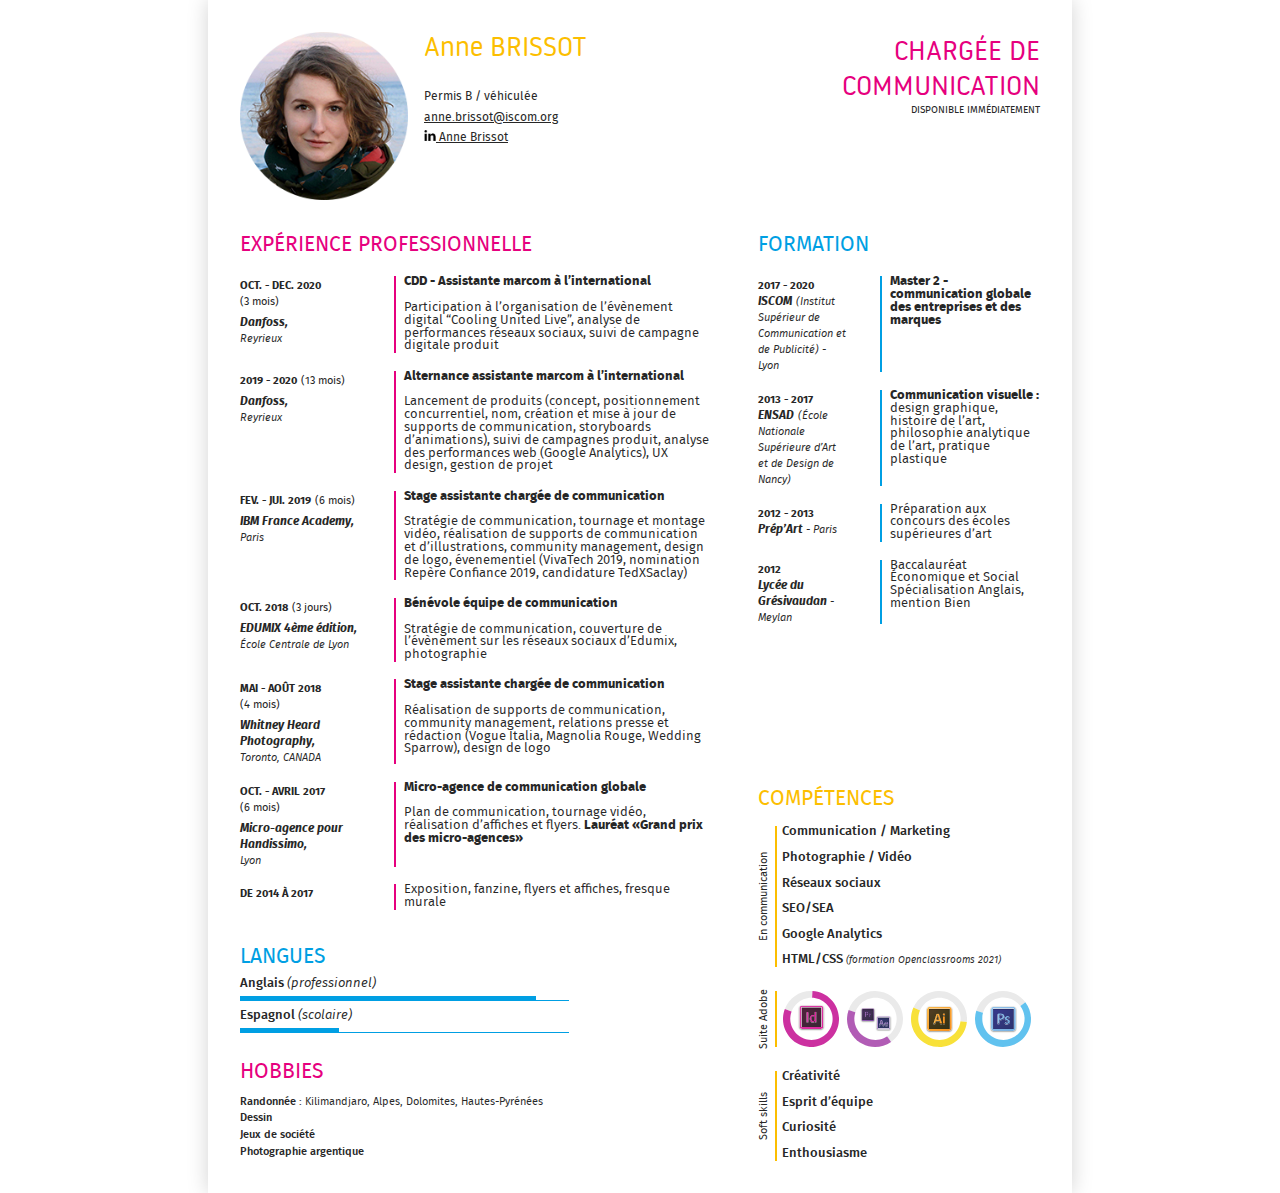
<file: index.html>
<!DOCTYPE html>
<html lang="fr">
  <head>
    <meta charset="utf-8" />
    <link rel="stylesheet" type="text/css" href="202105_CV_AnneBRISSOT.css"/>
    <title>CV Anne Brissot</title>
  </head>

  <body>
    <div id=page>
      <header id="header">
        <p>
          <img class="photo" src="Photo-CV-AnneBRISSOT.png" alt="Photo de Anne Brissot"/>
        </p>
        <section id=coordonnees>
          <h1 id="nom">Anne BRISSOT</h1>
          <p>
            Permis B / véhiculée<br/>
            <a href="mailto:anne.brissot@iscom.org">anne.brissot@iscom.org</a><br/>
            <a href="https://www.linkedin.com/in/annebrissot/"> <img class="icone" src="Linkedin.png" alt="icone Linkedin"/> Anne Brissot </a>
          </p>
        </section>
        <section id=posteetdispo>
          <h1 id="poste">Chargée de<br/> communication</h1>
          <p id="disponible">
            Disponible immédiatement
          </p>
        </section>
      </header>

      <div id="columns">
        <div id="maincolumn">
        <!-- EXPERIENCE -->    
            <section id="experience">
              <h2>Expérience professionnelle</h2>
              <section>
                <aside>
                  <span class="date-experience">Oct. - dec. 2020</span> <span class="duree">(3 mois)</span><br/>
                  <span class="entreprise">Danfoss,</span><br/><span class="lieu">Reyrieux</span>
                </aside>
                <div class="descriptionposte">
                  <h3>CDD - Assistante marcom à l’international</h3>
                  <p>Participation à l’organisation de l’évènement digital “Cooling United Live”, analyse de performances réseaux sociaux, suivi de campagne digitale produit
                  </p>
                </div>
              </section>
              <section>
                <aside>
                  <span class="date-experience">2019 - 2020</span> <span class="duree">(13 mois)</span><br/>
                  <span class="entreprise">Danfoss,</span><br/><span class="lieu">Reyrieux</span>
                </aside>
                <div class="descriptionposte">
                  <h3>Alternance assistante marcom à l’international</h3>
                  <p>Lancement de produits (concept, positionnement concurrentiel, nom, création et mise à jour de supports de communication, storyboards d’animations), suivi de campagnes produit, analyse des performances web (Google Analytics), UX design, gestion de projet
                  </p>
                </div>
              </section>
              <section>
                <aside>
                  <span class="date-experience">fev. - jui. 2019</span> <span class="duree">(6 mois)</span><br/>
                  <span class="entreprise">IBM France Academy,</span><br/><span class="lieu">Paris</span>
                </aside>
                <div class="descriptionposte">
                  <h3>Stage assistante chargée de communication</h3>
                  <p>Stratégie de communication, tournage et montage vidéo, réalisation de supports de communication et d’illustrations, community management, design de logo, évenementiel (VivaTech 2019, nomination Repère Confiance 2019, candidature TedXSaclay)
                  </p>
                </div>
              </section>
              <section>
                <aside>
                  <span class="date-experience">oct. 2018</span> <span class="duree">(3 jours)</span><br/>
                  <span class="entreprise">EDUMIX 4ème édition,</span><br/><span class="lieu">École Centrale de Lyon</span>
                </aside>
                <div class="descriptionposte">
                  <h3>Bénévole équipe de communication</h3>
                  <p>Stratégie de communication, couverture de l’évènement sur les réseaux sociaux d’Edumix, photographie
                  </p>
                </div>
              </section>
              <section>
                <aside>
                  <span class="date-experience">mai - août 2018</span> <span class="duree">(4 mois)</span><br/>
                  <span class="entreprise">Whitney Heard Photography,</span><br/><span class="lieu">Toronto, CANADA</span>
                </aside>
                <div class="descriptionposte">
                  <h3>Stage assistante chargée de communication</h3>
                  <p>Réalisation de supports de communication, community management, relations presse et rédaction (Vogue Italia, Magnolia Rouge, Wedding Sparrow), design de logo
                  </p>
                </div>
              </section>
              <section>
                <aside>
                  <span class="date-experience">oct. - avril 2017</span> <span class="duree">(6 mois)</span><br/>
                  <span class="entreprise">Micro-agence pour Handissimo,</span><br/><span class="lieu">Lyon</span>
                </aside>
                <div class="descriptionposte">
                  <h3>Micro-agence de communication globale</h3>
                  <p>Plan de communication, tournage vidéo, réalisation d’affiches et flyers. <span class="important">Lauréat «Grand prix des micro-agences»</span>
                  </p>
                </div>
              </section>
              <section>
                <aside>
                  <span class="date-experience">de 2014 à 2017</span>
                </aside>
                <div class="descriptionposte">
                  <p>Exposition, fanzine, flyers et affiches, fresque murale
                  </p>
                </div>
              </section>
            </section>

        <!-- LANGUES -->  
            <section id="langues">
              <h2>Langues</h2>
              <ul>
                <li id=anglais><strong>Anglais</strong> (professionnel)</li>
                <li id=espagnol><strong>Espagnol</strong> (scolaire)</li>
              </ul>
            </section>

        <!-- HOBBIES -->  
            <section id="hobbies">
              <h2>Hobbies</h2>
              <ul>
                <li><strong>Randonnée :</strong> Kilimandjaro, Alpes, Dolomites, Hautes-Pyrénées</li>
                <li><strong>Dessin</strong></li>
                <li><strong>Jeux de société</strong></li>
                <li><strong>Photographie argentique</strong></li>
              </ul>
            </section>
        </div>

        <div id="secondcolumn">
        <!-- FORMATION -->       
            <section id="formation">
              <h2>Formation</h2>

              <section>
                <aside>
                  <span class="date-experience">2017 - 2020</span><br/>
                  <span class="entreprise">ISCOM</span> <span class="lieu">(Institut Supérieur de Communication et de Publicité) - Lyon</span>
                </aside>
                <div class="descriptionposte">
                  <p>
                    <span class="important">Master 2 - communication globale des entreprises et des marques</span>
                  </p>
                </div>
              </section>

              <section>
                <aside>
                  <span class="date-experience">2013 - 2017</span><br/>
                  <span class="entreprise">ENSAD</span> <span class="lieu">(École Nationale Supérieure d’Art et de Design de Nancy)</span>
                </aside>
                <div class="descriptionposte">
                  <p>
                    <span class="important">Communication visuelle :</span> design graphique, histoire de l’art, philosophie analytique de l’art, pratique plastique
                  </p>
                </div>
              </section>

              <section>
                <aside>
                  <span class="date-experience">2012 - 2013</span><br/>
                  <span class="entreprise">Prép’Art</span><span class="lieu"> - Paris</span>
                </aside>
                <div class="descriptionposte">
                  <p>
                    Préparation aux concours des écoles supérieures d’art
                  </p>
                </div>
              </section>

              <section>
                <aside>
                  <span class="date-experience">2012</span><br/>
                  <span class="entreprise">Lycée du Grésivaudan</span><span class="lieu"> - Meylan</span>
                </aside>  
                <div class="descriptionposte">
                  <p>
                    Baccalauréat Économique et Social Spécialisation Anglais, mention Bien
                  </p>
                </div>
              </section>

            </section>

        <!-- COMPETENCES -->  
            <section id="competences">
              <h2>Compétences</h2>

              <div class="competences">
                <h3 class="vertical"> En communication </h3>
                <ul class="competences-liste">
                    <li>Communication / Marketing</li>
                    <li>Photographie / Vidéo</li>
                    <li>Réseaux sociaux</li>
                    <li>SEO/SEA</li>
                    <li>Google Analytics</li>
                    <li>HTML/CSS <span class="competences-liste-italic">(formation Openclassrooms 2021)</span></li>
                </ul>
              </div>

              <div class="competences">
                <h3 class="vertical">
                      Suite Adobe
                </h3>
                <p class="icones-adobe">
                  <img class="indesign" src="ID.svg" alt="icone Adobe Indesign"/>
                  <img src="Premiere.svg" alt="icone Adobe Premiere Pro et After Effects"/>
                  <img src="AI.svg" alt="icone Adobe Illustrator"/>
                  <img src="PS.svg" alt="icone Adobe Photoshop"/>
                </p>
              </div>

              <div class="competences">
                <h3 class="vertical">Soft skills</h3>
                <ul class="competences-liste">
                  <li>Créativité</li>
                  <li>Esprit d’équipe</li>
                  <li>Curiosité</li>
                  <li>Enthousiasme</li>
                </ul>  
              </div>
            </section>
        </div>
      </div>
    </div>
  </body>
</html>
</file>
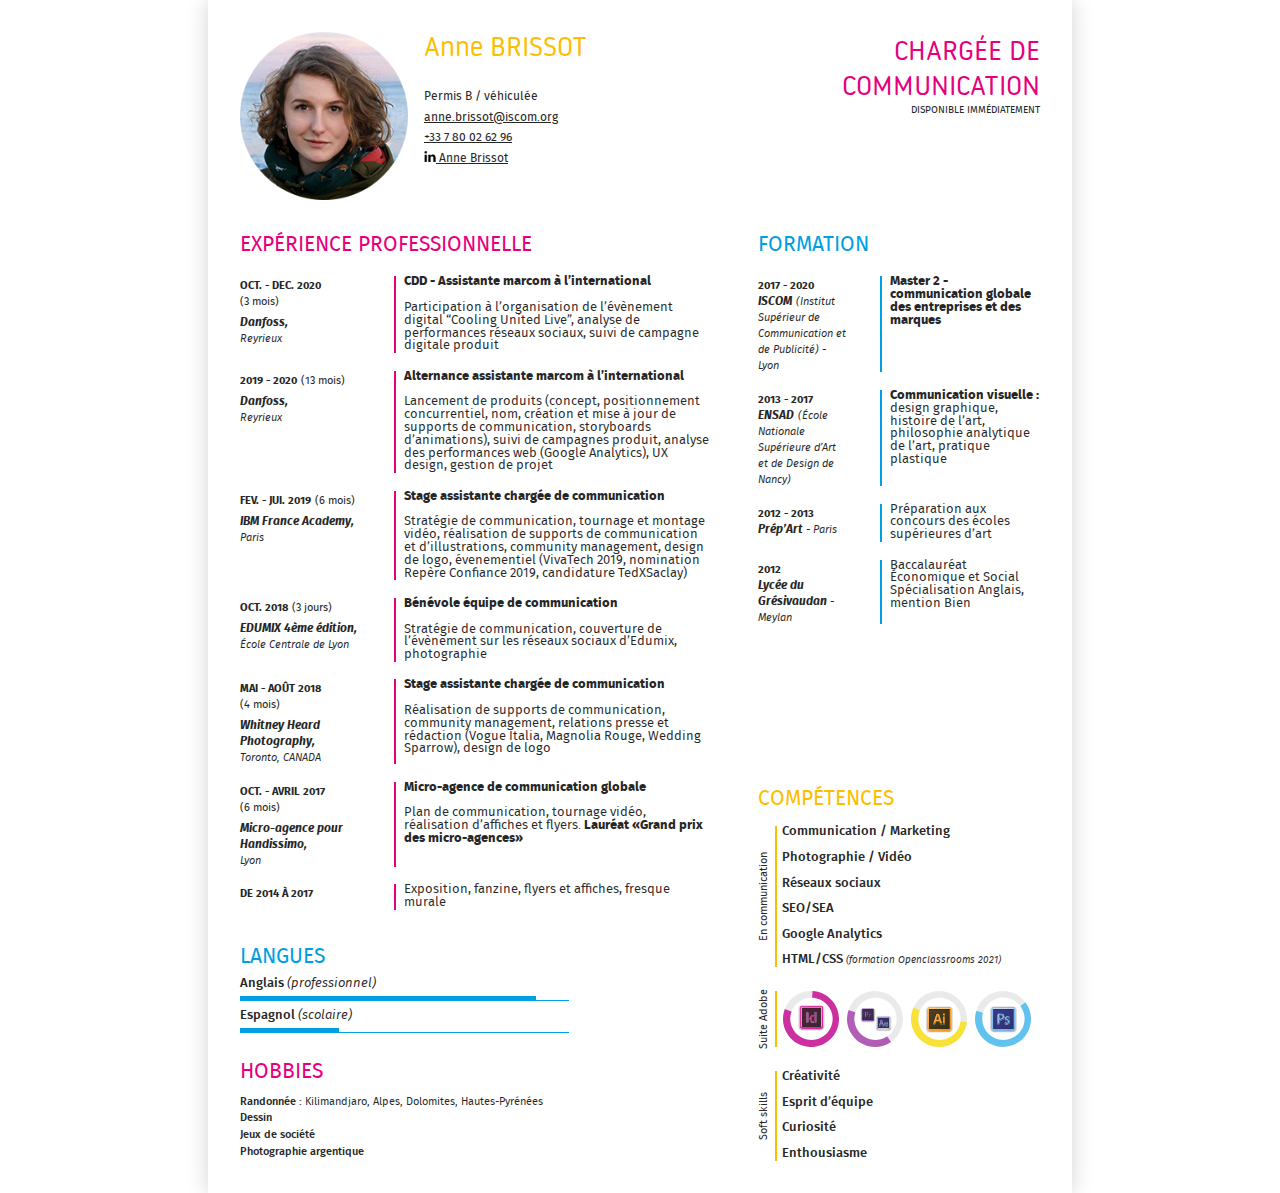
<file: 202105_CV Anne BRISSOT.html>
<!DOCTYPE html>
<html lang="fr">
  <head>
    <meta charset="utf-8" />
    <link rel="stylesheet" type="text/css" href="202105_CV_AnneBRISSOT.css"/>
    <title>CV Anne Brissot</title>
  </head>

  <body>
    <div id=page>
      <header id="header">
        <p>
          <img class="photo" src="Photo-CV-AnneBRISSOT.png" alt="Photo de Anne Brissot"/>
        </p>
        <section id=coordonnees>
          <h1 id="nom">Anne BRISSOT</h1>
          <p>
            Permis B / véhiculée<br/>
            <a href="mailto:anne.brissot@iscom.org">anne.brissot@iscom.org</a><br/>
            <a href="tel:+33780026296">+33 7 80 02 62 96</a><br/>
            <a href="https://www.linkedin.com/in/annebrissot/"> <img class="icone" src="Linkedin.png" alt="icone Linkedin"/> Anne Brissot </a>
          </p>
        </section>
        <section id=posteetdispo>
          <h1 id="poste">Chargée de<br/> communication</h1>
          <p id="disponible">
            Disponible immédiatement
          </p>
        </section>
      </header>

      <div id="columns">
        <div id="maincolumn">
        <!-- EXPERIENCE -->    
            <section id="experience">
              <h2>Expérience professionnelle</h2>
              <section>
                <aside>
                  <span class="date-experience">Oct. - dec. 2020</span> <span class="duree">(3 mois)</span><br/>
                  <span class="entreprise">Danfoss,</span><br/><span class="lieu">Reyrieux</span>
                </aside>
                <div class="descriptionposte">
                  <h3>CDD - Assistante marcom à l’international</h3>
                  <p>Participation à l’organisation de l’évènement digital “Cooling United Live”, analyse de performances réseaux sociaux, suivi de campagne digitale produit
                  </p>
                </div>
              </section>
              <section>
                <aside>
                  <span class="date-experience">2019 - 2020</span> <span class="duree">(13 mois)</span><br/>
                  <span class="entreprise">Danfoss,</span><br/><span class="lieu">Reyrieux</span>
                </aside>
                <div class="descriptionposte">
                  <h3>Alternance assistante marcom à l’international</h3>
                  <p>Lancement de produits (concept, positionnement concurrentiel, nom, création et mise à jour de supports de communication, storyboards d’animations), suivi de campagnes produit, analyse des performances web (Google Analytics), UX design, gestion de projet
                  </p>
                </div>
              </section>
              <section>
                <aside>
                  <span class="date-experience">fev. - jui. 2019</span> <span class="duree">(6 mois)</span><br/>
                  <span class="entreprise">IBM France Academy,</span><br/><span class="lieu">Paris</span>
                </aside>
                <div class="descriptionposte">
                  <h3>Stage assistante chargée de communication</h3>
                  <p>Stratégie de communication, tournage et montage vidéo, réalisation de supports de communication et d’illustrations, community management, design de logo, évenementiel (VivaTech 2019, nomination Repère Confiance 2019, candidature TedXSaclay)
                  </p>
                </div>
              </section>
              <section>
                <aside>
                  <span class="date-experience">oct. 2018</span> <span class="duree">(3 jours)</span><br/>
                  <span class="entreprise">EDUMIX 4ème édition,</span><br/><span class="lieu">École Centrale de Lyon</span>
                </aside>
                <div class="descriptionposte">
                  <h3>Bénévole équipe de communication</h3>
                  <p>Stratégie de communication, couverture de l’évènement sur les réseaux sociaux d’Edumix, photographie
                  </p>
                </div>
              </section>
              <section>
                <aside>
                  <span class="date-experience">mai - août 2018</span> <span class="duree">(4 mois)</span><br/>
                  <span class="entreprise">Whitney Heard Photography,</span><br/><span class="lieu">Toronto, CANADA</span>
                </aside>
                <div class="descriptionposte">
                  <h3>Stage assistante chargée de communication</h3>
                  <p>Réalisation de supports de communication, community management, relations presse et rédaction (Vogue Italia, Magnolia Rouge, Wedding Sparrow), design de logo
                  </p>
                </div>
              </section>
              <section>
                <aside>
                  <span class="date-experience">oct. - avril 2017</span> <span class="duree">(6 mois)</span><br/>
                  <span class="entreprise">Micro-agence pour Handissimo,</span><br/><span class="lieu">Lyon</span>
                </aside>
                <div class="descriptionposte">
                  <h3>Micro-agence de communication globale</h3>
                  <p>Plan de communication, tournage vidéo, réalisation d’affiches et flyers. <span class="important">Lauréat «Grand prix des micro-agences»</span>
                  </p>
                </div>
              </section>
              <section>
                <aside>
                  <span class="date-experience">de 2014 à 2017</span>
                </aside>
                <div class="descriptionposte">
                  <p>Exposition, fanzine, flyers et affiches, fresque murale
                  </p>
                </div>
              </section>
            </section>

        <!-- LANGUES -->  
            <section id="langues">
              <h2>Langues</h2>
              <ul>
                <li id=anglais><strong>Anglais</strong> (professionnel)</li>
                <li id=espagnol><strong>Espagnol</strong> (scolaire)</li>
              </ul>
            </section>

        <!-- HOBBIES -->  
            <section id="hobbies">
              <h2>Hobbies</h2>
              <ul>
                <li><strong>Randonnée :</strong> Kilimandjaro, Alpes, Dolomites, Hautes-Pyrénées</li>
                <li><strong>Dessin</strong></li>
                <li><strong>Jeux de société</strong></li>
                <li><strong>Photographie argentique</strong></li>
              </ul>
            </section>
        </div>

        <div id="secondcolumn">
        <!-- FORMATION -->       
            <section id="formation">
              <h2>Formation</h2>

              <section>
                <aside>
                  <span class="date-experience">2017 - 2020</span><br/>
                  <span class="entreprise">ISCOM</span> <span class="lieu">(Institut Supérieur de Communication et de Publicité) - Lyon</span>
                </aside>
                <div class="descriptionposte">
                  <p>
                    <span class="important">Master 2 - communication globale des entreprises et des marques</span>
                  </p>
                </div>
              </section>

              <section>
                <aside>
                  <span class="date-experience">2013 - 2017</span><br/>
                  <span class="entreprise">ENSAD</span> <span class="lieu">(École Nationale Supérieure d’Art et de Design de Nancy)</span>
                </aside>
                <div class="descriptionposte">
                  <p>
                    <span class="important">Communication visuelle :</span> design graphique, histoire de l’art, philosophie analytique de l’art, pratique plastique
                  </p>
                </div>
              </section>

              <section>
                <aside>
                  <span class="date-experience">2012 - 2013</span><br/>
                  <span class="entreprise">Prép’Art</span><span class="lieu"> - Paris</span>
                </aside>
                <div class="descriptionposte">
                  <p>
                    Préparation aux concours des écoles supérieures d’art
                  </p>
                </div>
              </section>

              <section>
                <aside>
                  <span class="date-experience">2012</span><br/>
                  <span class="entreprise">Lycée du Grésivaudan</span><span class="lieu"> - Meylan</span>
                </aside>  
                <div class="descriptionposte">
                  <p>
                    Baccalauréat Économique et Social Spécialisation Anglais, mention Bien
                  </p>
                </div>
              </section>

            </section>

        <!-- COMPETENCES -->  
            <section id="competences">
              <h2>Compétences</h2>

              <div class="competences">
                <h3 class="vertical"> En communication </h3>
                <ul class="competences-liste">
                    <li>Communication / Marketing</li>
                    <li>Photographie / Vidéo</li>
                    <li>Réseaux sociaux</li>
                    <li>SEO/SEA</li>
                    <li>Google Analytics</li>
                    <li>HTML/CSS <span class="competences-liste-italic">(formation Openclassrooms 2021)</span></li>
                </ul>
              </div>

              <div class="competences">
                <h3 class="vertical">
                      Suite Adobe
                </h3>
                <p class="icones-adobe">
                  <img class="indesign" src="ID.svg" alt="icone Adobe Indesign"/>
                  <img src="Premiere.svg" alt="icone Adobe Premiere Pro et After Effects"/>
                  <img src="AI.svg" alt="icone Adobe Illustrator"/>
                  <img src="PS.svg" alt="icone Adobe Photoshop"/>
                </p>
              </div>

              <div class="competences">
                <h3 class="vertical">Soft skills</h3>
                <ul class="competences-liste">
                  <li>Créativité</li>
                  <li>Esprit d’équipe</li>
                  <li>Curiosité</li>
                  <li>Enthousiasme</li>
                </ul>  
              </div>
            </section>
        </div>
      </div>
    </div>
  </body>
</html>
</file>
<file: 202105_CV_AnneBRISSOT.css>
/*CSS RESET*/
	html, body, div, span, applet, object, iframe,
	h1, h2, h3, h4, h5, h6, p, blockquote, pre,
	a, abbr, acronym, address, big, cite, code,
	del, dfn, em, img, ins, kbd, q, s, samp,
	small, strike, strong, sub, sup, tt, var,
	b, u, i, center,
	dl, dt, dd, ol, ul, li,
	fieldset, form, label, legend,
	table, caption, tbody, tfoot, thead, tr, th, td,
	article, aside, canvas, details, embed, 
	figure, figcaption, footer, header, hgroup, 
	menu, nav, output, ruby, section, summary,
	time, mark, audio, video {
		margin: 0;
		padding: 0;
		border: 0;
		font-size: 100%;
		font: inherit;
		vertical-align: baseline;
	}
	/* HTML5 display-role reset for older browsers */
	article, aside, details, figcaption, figure, 
	footer, header, hgroup, menu, nav, section {
		display: block;
	}
	body {
		line-height: 1;
	}
	ol, ul {
		list-style: none;
	}
	blockquote, q {
		quotes: none;
	}
	blockquote:before, blockquote:after,
	q:before, q:after {
		content: '';
		content: none;
	}
	table {
		border-collapse: collapse;
		border-spacing: 0;
	}

/*TYPOGRAPHIE*/
	@font-face {
	    font-family: 'fira_sansbold';
		    src: url('firasans-bold-webfont.eot');
		    src: url('firasans-bold-webfont.eot?#iefix') format('embedded-opentype'),
		         url('firasans-bold-webfont.woff2') format('woff2'),
		         url('firasans-bold-webfont.woff') format('woff'),
		         url('firasans-bold-webfont.ttf') format('truetype'),
		         url('firasans-bold-webfont.svg#fira_sansbold') format('svg');
		    font-weight: normal;
		    font-style: normal;
	}

	@font-face {
	    font-family: 'fira_sansbold_italic';
		    src: url('firasans-bolditalic-webfont.eot');
		    src: url('firasans-bolditalic-webfont.eot?#iefix') format('embedded-opentype'),
		         url('firasans-bolditalic-webfont.woff2') format('woff2'),
		         url('firasans-bolditalic-webfont.woff') format('woff'),
		         url('firasans-bolditalic-webfont.ttf') format('truetype'),
		         url('firasans-bolditalic-webfont.svg#fira_sansbold_italic') format('svg');
		    font-weight: normal;
		    font-style: normal;
	}

	@font-face {
	    font-family: 'fira_sansbook';
		    src: url('firasans-book-webfont.eot');
		    src: url('firasans-book-webfont.eot?#iefix') format('embedded-opentype'),
		         url('firasans-book-webfont.woff2') format('woff2'),
		         url('firasans-book-webfont.woff') format('woff'),
		         url('firasans-book-webfont.ttf') format('truetype'),
		         url('firasans-book-webfont.svg#fira_sansbook') format('svg');
		    font-weight: normal;
		    font-style: normal;
	}

	@font-face {
	    font-family: 'fira_sansbook_italic';
		    src: url('firasans-bookitalic-webfont.eot');
		    src: url('firasans-bookitalic-webfont.eot?#iefix') format('embedded-opentype'),
		         url('firasans-bookitalic-webfont.woff2') format('woff2'),
		         url('firasans-bookitalic-webfont.woff') format('woff'),
		         url('firasans-bookitalic-webfont.ttf') format('truetype'),
		         url('firasans-bookitalic-webfont.svg#fira_sansbook_italic') format('svg');
		    font-weight: normal;
		    font-style: normal;
	}

	@font-face {
	    font-family: 'fira_sansmedium';
		    src: url('firasans-medium-webfont.eot');
		    src: url('firasans-medium-webfont.eot?#iefix') format('embedded-opentype'),
		         url('firasans-medium-webfont.woff2') format('woff2'),
		         url('firasans-medium-webfont.woff') format('woff'),
		         url('firasans-medium-webfont.ttf') format('truetype'),
		         url('firasans-medium-webfont.svg#fira_sansmedium') format('svg');
		    font-weight: normal;
		    font-style: normal;
	}

	@font-face {
	    font-family: 'fira_sansregular';
		    src: url('firasans-regular-webfont.eot');
		    src: url('firasans-regular-webfont.eot?#iefix') format('embedded-opentype'),
		         url('firasans-regular-webfont.woff2') format('woff2'),
		         url('firasans-regular-webfont.woff') format('woff'),
		         url('firasans-regular-webfont.ttf') format('truetype'),
		         url('firasans-regular-webfont.svg#fira_sansregular') format('svg');
		    font-weight: normal;
		    font-style: normal;
	}
	@font-face {
	    font-family: 'noway_roundregular';
	    src: url('nowayround-regular-webfont.eot');
	    src: url('nowayround-regular-webfont.eot?#iefix') format('embedded-opentype'),
	         url('nowayround-regular-webfont.woff2') format('woff2'),
	         url('nowayround-regular-webfont.woff') format('woff'),
	         url('nowayround-regular-webfont.ttf') format('truetype'),
	         url('nowayround-regular-webfont.svg#noway_roundregular') format('svg');
	    font-weight: normal;
	    font-style: normal;
	}

/*GENERAL*/
	body
	{
		font-family:'fira_sansregular', Arial, Verdana, sans-serif;
		margin: 0;
		color: #272727;
	}

	h2
	{
		font-family:'fira_sansregular';
		font-size:1.3em;
		/*font-variant : all-small-caps; incompatible Safari et Chrome*/
		text-transform: uppercase;
		margin-bottom: 0em;
		margin-top: 1em;
	}
	#page
	{
		width:800px;
		margin: auto;
		box-shadow: 0 0 20px lightgrey;
		padding: 2em;
	}
	#columns
	{
		display: flex;
	}
	#maincolumn
	{
		padding-right: 3em;
		flex: 5;
		display: flex;
		flex-direction: column;
		justify-content: space-between;

	}
	#secondcolumn
	{
		flex: 3;
		display: flex;
		flex-direction: column;
		justify-content: space-between;
	}
	#experience section , #formation section
	{
		display: flex;
		margin-top: 1.1em;
	}
	.descriptionposte
	{
		border-left: 0.15em solid;
		padding-left: 0.5em;
		flex:5;
	}
	#experience aside
	{
		flex:2;
		padding-right: 2em;
	}
	#formation aside
	{
		flex:3;
		padding-right: 2em;
	}
	.important /*strong posait un problème de compatiblité*/
	{
		font-family: 'fira_sansbold';
		font-weight: normal;
	}

/* Partie HEADER */
	#header p
	{
		font-size: 0.75em;
		font-family: 'fira_sansregular';
	}
	#header #disponible
	{
		margin-top: 0.2em;
		/*font-variant : all-small-caps; incompatible Safari et Chrome*/
		text-transform: uppercase;
		font-size: 0.65em;
	}
	#header h1
	{
		font-family: 'noway_roundregular';
		font-size: 1.7em;
		font-weight: normal;
	}
	#nom
	{
		color:#fcbe00;
		font-weight: normal;
		margin-bottom: 1em;
	}
	#poste
	{
		color:#e6007e;
		font-weight: normal;
		margin-bottom: 0;
		text-transform: uppercase;
		line-height: 1.3em;

	}
	#header
	{
		display: flex;
		flex-direction: row;
		justify-content: space-between;
	}
	#coordonnees
	{
		flex-grow: 2;
		padding-left: 1em;
	}
	#coordonnees p
	{
		line-height: 1.7em;
	}
	#posteetdispo
	{
		text-align: right;
	}
	a
	{
		color: #272727;
	}
	a:hover
	{
		color: #009fe3;
	}
	.icone
	{
		width:1em;
		display: inline-block;
	}
	.photo
	{
		width:14em;
		margin-bottom: 1em;
	}

/* Partie Expérience */

	#experience .descriptionposte
	{
	border-left-color: #e6007e;
	}
	#experience h2
	{
		color:#e6007e;
		font-weight: normal;
		margin-bottom: 1em;
	}
	#experience h3
	{
		font-family: 'fira_sansbold';
		font-size: 0.8em;
		font-weight: normal;
		margin-top: 0;
		margin-bottom: 1em;
	}
	.date-experience
	{
		font-family: 'fira_sansbold';
		font-size: 0.7em;
		/*font-variant : all-small-caps; incompatible Safari et Chrome*/
		text-transform: uppercase;
	}
	.duree
	{
		font-family: 'fira_sansregular';
		font-size: 0.7em;
		display: inline-block;
		margin-bottom: 0.5em
	}
	#experience p
	{
		font-size: 0.8em;
		font-family: 'fira_sansbook';
		margin-bottom: 0;
		margin-top: 0;
	}
	.entreprise
	{
		font-size: 0.75em;
		font-family: 'fira_sansbold_italic';
	}
	.lieu
	{
		font-size: 0.7em;
		font-family: 'fira_sansbook_italic';
	}
	#experience
	{
		margin-bottom: 1em;
	}

/* Partie Langues */
	#langues h2
	{
		color:#009fe3;
		font-weight: normal;
		margin-bottom: 0.5em;
	}
	#langues ul
	{
		font-size:0.8em;
		font-family: 'fira_sansbook_italic';
		list-style-type: none;
		padding: 0 0 0 0;
		margin: 0.5em 0 0 0;
		font-weight: normal;
		width:70%;
	}
	#langues strong
	{
		font-family:'fira_sansmedium';
		font-weight: normal;
	}
	#langues li
	{
		border-bottom: 0.1em solid #009fe3 ;
		margin-bottom: 0.7em;
	}
	#langues li::after
	{
		content:" ";
		border-bottom: 0.35em solid #009fe3 ;
		display:block;
		margin-top: 0.4em
	}
	#anglais::after
	{
		width:90%;
	}
	#espagnol::after
	{
		width:30%;
	}

/* Partie Hobbies */
	#hobbies h2
	{
		color:#e6007e;
		font-weight: normal;
		margin-bottom: 0.5em;
	}
	#hobbies ul
	{
		
		padding: 0 0 0 0;
		margin: 0.5em 0 0 0;
		font-family: 'fira_sansbook';
		font-size: 0.7em;
		font-weight: normal;
		list-style-type: none;
		line-height: 1.5em;
	}
	#hobbies strong
	{
		font-family:'fira_sansmedium';
		font-weight: normal;
	}

/*Partie Formation */

	#formation .descriptionposte
	{
	border-left-color: #009fe3;
	}
	#formation h2
	{
		color:#009fe3;
		font-weight: normal;
		margin-bottom: 1em;
	}
	
	#formation p
	{
		font-size: 0.8em;
		font-family: 'fira_sansbook';
		font-weight: normal;
		margin-bottom: 0;
		margin-top: 0;
	}

/*Partie compétences*/
	#competences h2
	{
		color:#fcbe00;
		font-weight: normal;
		margin-bottom: 0.8em;
	}

	#competences
	{
		margin-top: 4em;
	}

	.vertical
	{
		writing-mode: vertical-lr;
		transform: rotate(180deg);
		font-size:0.7em;
		font-weight:normal;
		text-align: center;
		font-family: 'fira_sansbook';
		margin-right: 0.5em;
	}
	.competences-liste
	{
		list-style-type: none;
		font-family:'fira_sansmedium';
		font-size:0.8em;
		padding: 0 0 0 0.4em;
		border-left:2px #fcbe00 solid;
		margin:0;
		display:flex;
		flex-direction: column;
		justify-content: space-between;
		row-gap: 1em;
	}
	.competences-liste-italic
	{
	    font-family: 'fira_sansbook_italic';
	    font-size:0.75em;
	}
	.competences
	{
		display:flex;
		flex-direction:row;
		margin: 0.5em 0 0 0;
	}
	.icones-adobe
	{
		display:flex;
		flex-direction: row;
		justify-content: space-between;
		width:0.1em;
		margin: 1em 0 1em 0;
	}
	.icones-adobe img
	{
		width: 3.5em;
		margin-right: 0.5em;
	}
	.indesign
	{
		border-left:2px #fcbe00 solid;
		padding: 0 0 0 0.4em;
	}
</file>
